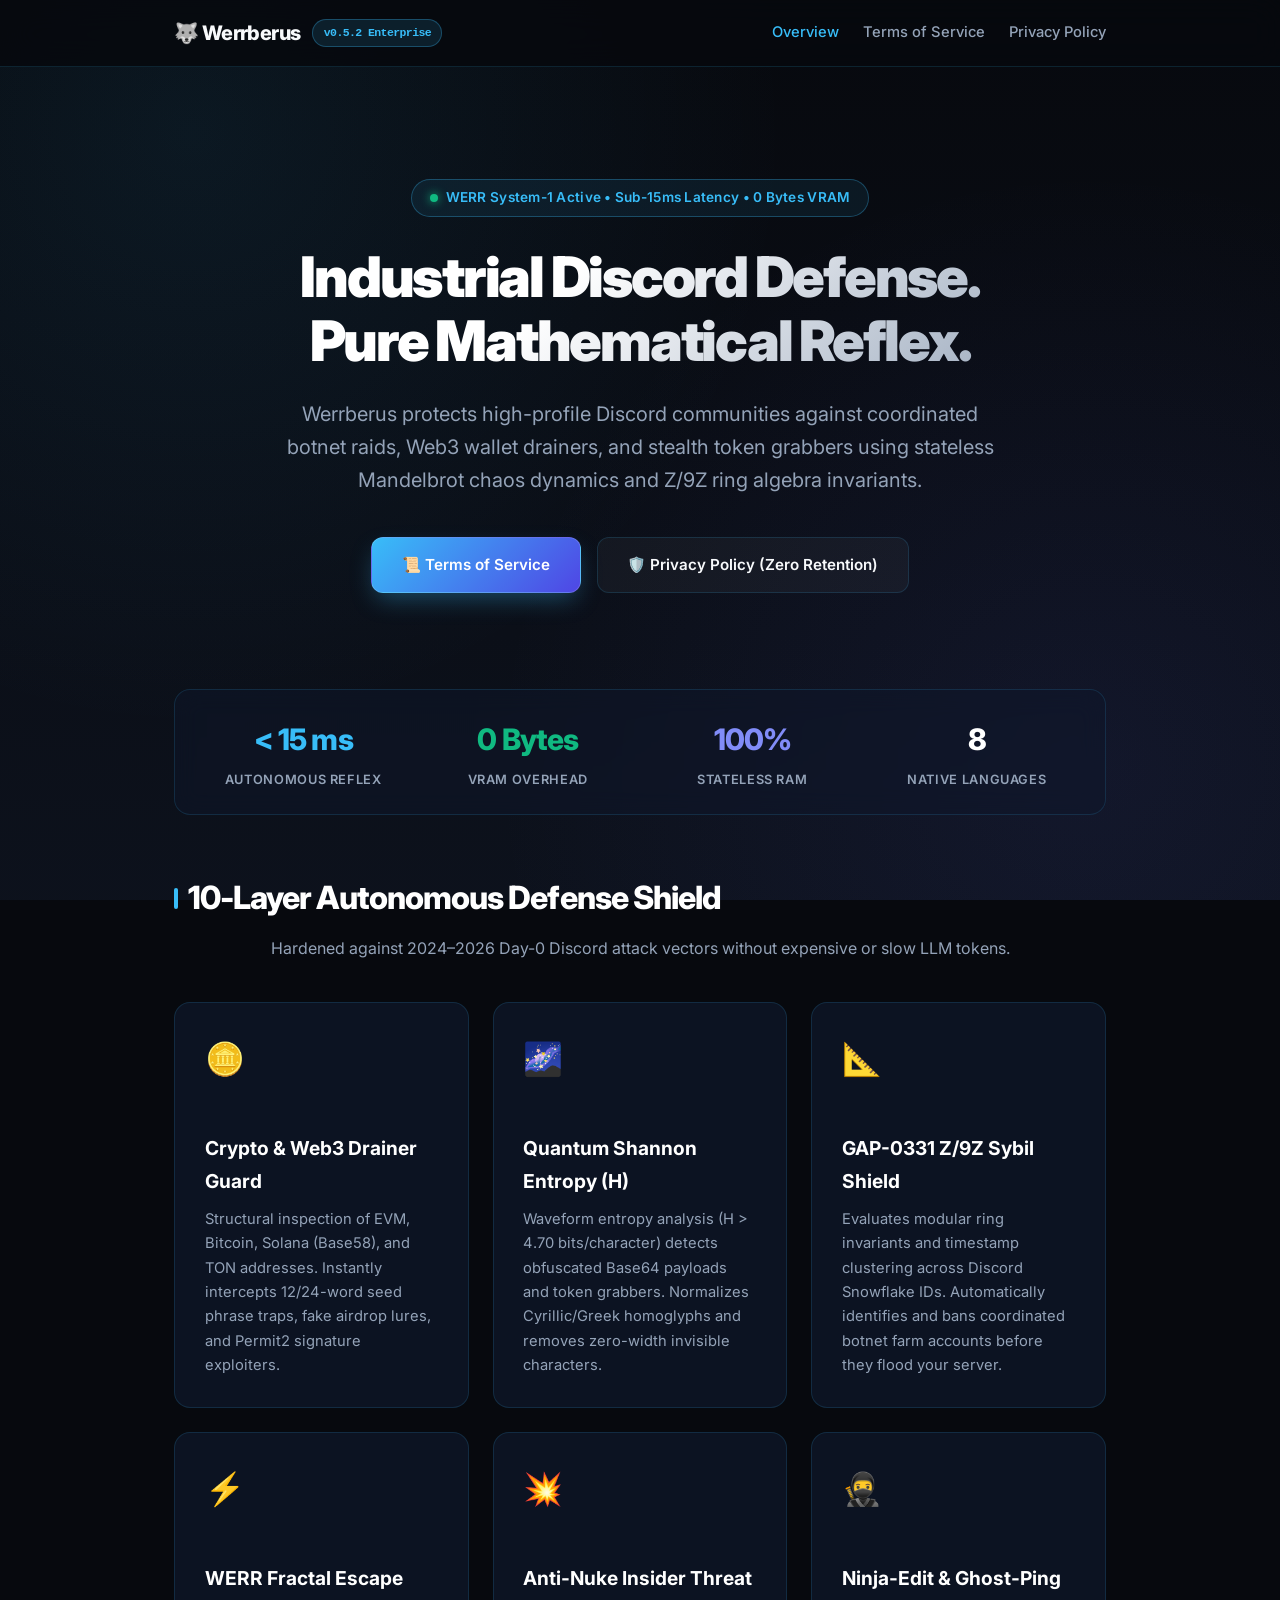
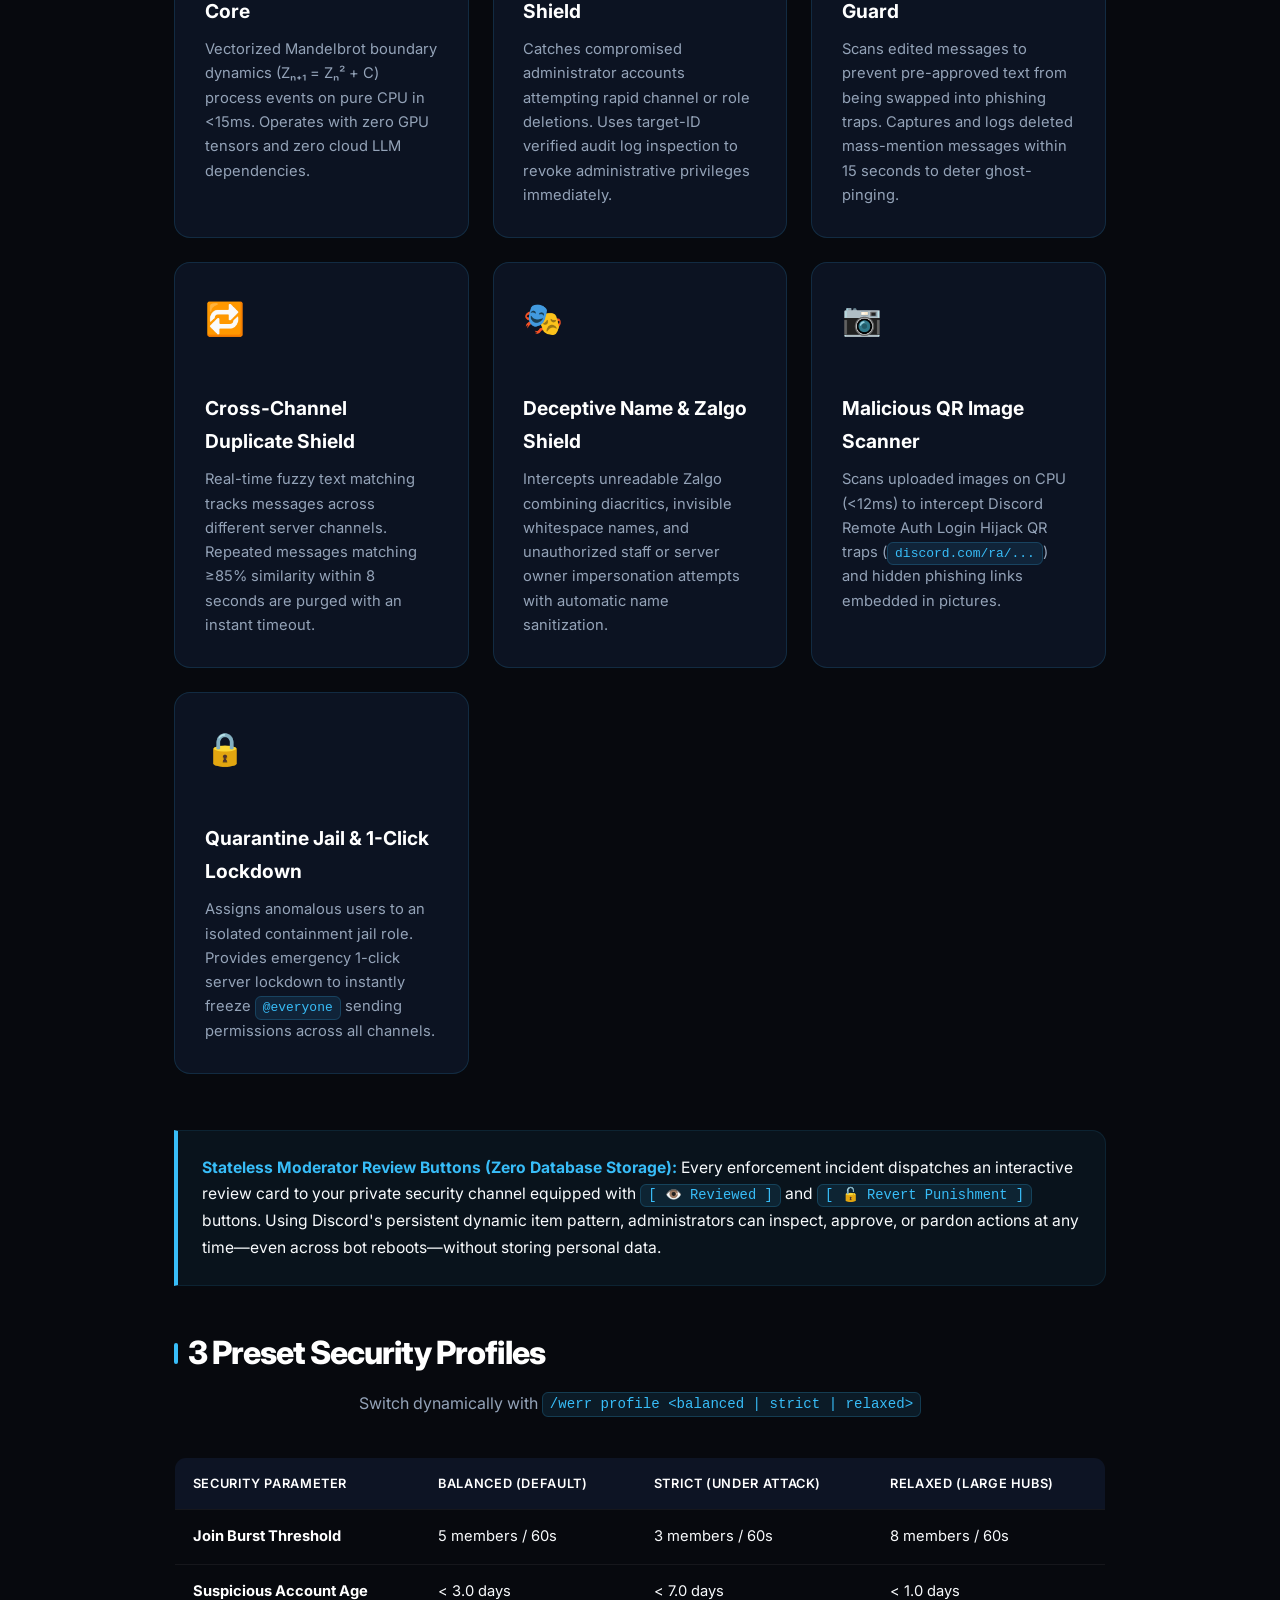
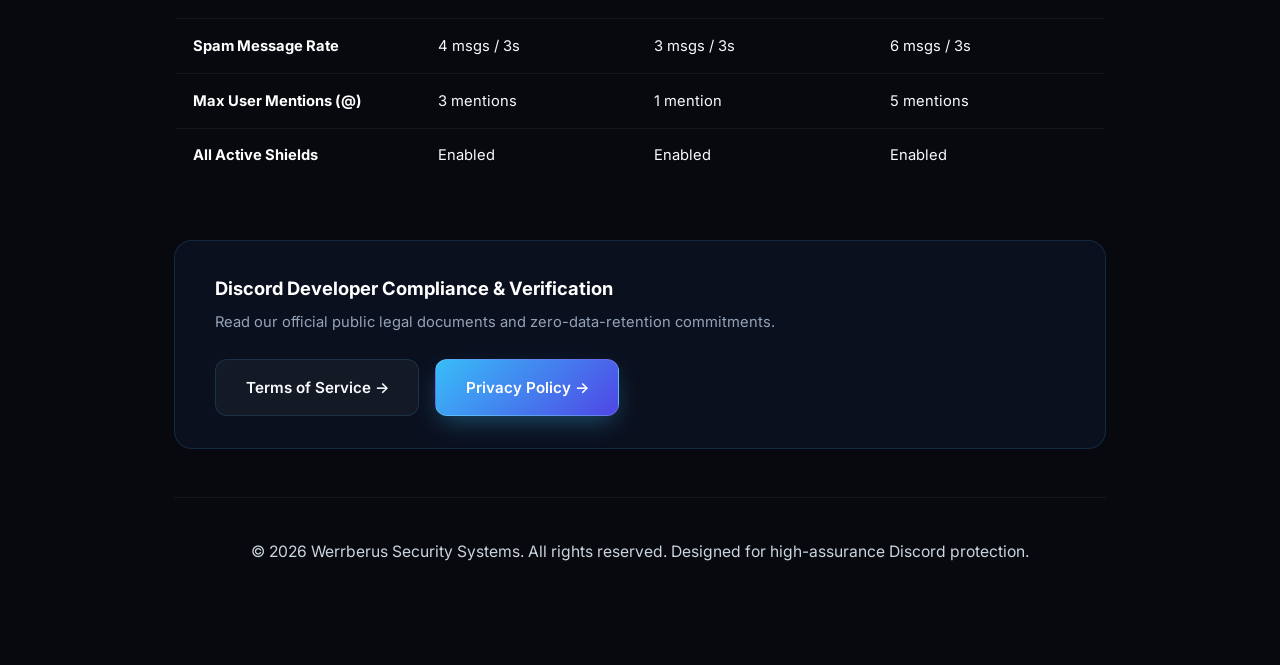
<file: index.html>
<!DOCTYPE html>
<html lang="en">
<head>
  <meta charset="UTF-8">
  <meta name="viewport" content="width=device-width, initial-scale=1.0">
  <title>Werrberus — Zero-Memory Fractal Anti-Raid & Security Shield</title>
  <meta name="description" content="Industrial-grade Discord anti-raid and security shield powered by Mandelbrot fractal escape dynamics, GAP-0331 Z/9Z modular algebra, and Shannon entropy. Sub-15ms latency, 0 Bytes VRAM.">
  <link rel="preconnect" href="https://fonts.googleapis.com">
  <link rel="preconnect" href="https://fonts.gstatic.com" crossorigin>
  <link href="https://fonts.googleapis.com/css2?family=Inter:wght@400;500;600;700;800;900&display=swap" rel="stylesheet">
  <link rel="stylesheet" href="style.css">
</head>
<body>

  <!-- Navigation Header -->
  <header>
    <div class="nav-container">
      <a href="index.html" class="brand">
        <span>🐺 Werrberus</span>
        <span class="brand-badge">v0.5.2 Enterprise</span>
      </a>
      <nav class="nav-links">
        <a href="index.html" class="active">Overview</a>
        <a href="terms.html">Terms of Service</a>
        <a href="privacy.html">Privacy Policy</a>
      </nav>
    </div>
  </header>

  <!-- Main Content Container -->
  <main class="container">
    
    <!-- Hero Section -->
    <section class="hero">
      <div class="hero-badge">
        <span class="status-dot"></span>
        <span>WERR System-1 Active • Sub-15ms Latency • 0 Bytes VRAM</span>
      </div>
      <h1>Industrial Discord Defense.<br>Pure Mathematical Reflex.</h1>
      <p>
        Werrberus protects high-profile Discord communities against coordinated botnet raids, Web3 wallet drainers, and stealth token grabbers using stateless Mandelbrot chaos dynamics and Z/9Z ring algebra invariants.
      </p>
      
      <div class="cta-group">
        <a href="terms.html" class="btn btn-primary">📜 Terms of Service</a>
        <a href="privacy.html" class="btn btn-secondary">🛡️ Privacy Policy (Zero Retention)</a>
      </div>
    </section>

    <!-- Real-Time Metrics Strip -->
    <section class="stats-strip">
      <div class="stat-item">
        <div class="stat-value cyan">&lt; 15 ms</div>
        <div class="stat-label">Autonomous Reflex</div>
      </div>
      <div class="stat-item">
        <div class="stat-value emerald">0 Bytes</div>
        <div class="stat-label">VRAM Overhead</div>
      </div>
      <div class="stat-item">
        <div class="stat-value purple">100%</div>
        <div class="stat-label">Stateless RAM</div>
      </div>
      <div class="stat-item">
        <div class="stat-value">8</div>
        <div class="stat-label">Native Languages</div>
      </div>
    </section>

    <!-- Multi-Layered Defense Grid -->
    <div class="section-title">
      <h2>10-Layer Autonomous Defense Shield</h2>
      <p>Hardened against 2024–2026 Day-0 Discord attack vectors without expensive or slow LLM tokens.</p>
    </div>

    <section class="features-grid">
      <!-- 1. Crypto & Web3 Drainer Guard -->
      <div class="feature-card">
        <div class="feature-icon">🪙</div>
        <h3>Crypto & Web3 Drainer Guard</h3>
        <p>Structural inspection of EVM, Bitcoin, Solana (Base58), and TON addresses. Instantly intercepts 12/24-word seed phrase traps, fake airdrop lures, and Permit2 signature exploiters.</p>
      </div>

      <!-- 2. Quantum / Shannon Entropy -->
      <div class="feature-card">
        <div class="feature-icon">🌌</div>
        <h3>Quantum Shannon Entropy (H)</h3>
        <p>Waveform entropy analysis (H &gt; 4.70 bits/character) detects obfuscated Base64 payloads and token grabbers. Normalizes Cyrillic/Greek homoglyphs and removes zero-width invisible characters.</p>
      </div>

      <!-- 3. GAP-0331 Z/9Z Sybil Analysis -->
      <div class="feature-card">
        <div class="feature-icon">📐</div>
        <h3>GAP-0331 Z/9Z Sybil Shield</h3>
        <p>Evaluates modular ring invariants and timestamp clustering across Discord Snowflake IDs. Automatically identifies and bans coordinated botnet farm accounts before they flood your server.</p>
      </div>

      <!-- 4. Zero VRAM Fractal Engine -->
      <div class="feature-card">
        <div class="feature-icon">⚡</div>
        <h3>WERR Fractal Escape Core</h3>
        <p>Vectorized Mandelbrot boundary dynamics (Zₙ₊₁ = Zₙ² + C) process events on pure CPU in &lt;15ms. Operates with zero GPU tensors and zero cloud LLM dependencies.</p>
      </div>

      <!-- 5. Anti-Nuke rogue admin guard -->
      <div class="feature-card">
        <div class="feature-icon">💥</div>
        <h3>Anti-Nuke Insider Threat Shield</h3>
        <p>Catches compromised administrator accounts attempting rapid channel or role deletions. Uses target-ID verified audit log inspection to revoke administrative privileges immediately.</p>
      </div>

      <!-- 6. Ninja-Edit & Ghost-Ping Shield -->
      <div class="feature-card">
        <div class="feature-icon">🥷</div>
        <h3>Ninja-Edit & Ghost-Ping Guard</h3>
        <p>Scans edited messages to prevent pre-approved text from being swapped into phishing traps. Captures and logs deleted mass-mention messages within 15 seconds to deter ghost-pinging.</p>
      </div>

      <!-- 7. Cross-Channel Duplicate Spam -->
      <div class="feature-card">
        <div class="feature-icon">🔁</div>
        <h3>Cross-Channel Duplicate Shield</h3>
        <p>Real-time fuzzy text matching tracks messages across different server channels. Repeated messages matching &ge;85% similarity within 8 seconds are purged with an instant timeout.</p>
      </div>

      <!-- 8. Deceptive Impersonation & Name Shield -->
      <div class="feature-card">
        <div class="feature-icon">🎭</div>
        <h3>Deceptive Name & Zalgo Shield</h3>
        <p>Intercepts unreadable Zalgo combining diacritics, invisible whitespace names, and unauthorized staff or server owner impersonation attempts with automatic name sanitization.</p>
      </div>

      <!-- 9. Malicious QR Scanner -->
      <div class="feature-card">
        <div class="feature-icon">📷</div>
        <h3>Malicious QR Image Scanner</h3>
        <p>Scans uploaded images on CPU (&lt;12ms) to intercept Discord Remote Auth Login Hijack QR traps (<code>discord.com/ra/...</code>) and hidden phishing links embedded in pictures.</p>
      </div>

      <!-- 10. 1-Click Lockdown & Quarantine Jail -->
      <div class="feature-card">
        <div class="feature-icon">🔒</div>
        <h3>Quarantine Jail & 1-Click Lockdown</h3>
        <p>Assigns anomalous users to an isolated containment jail role. Provides emergency 1-click server lockdown to instantly freeze <code>@everyone</code> sending permissions across all channels.</p>
      </div>
    </section>

    <!-- Database-Free Review System Highlight -->
    <div class="highlight-box">
      <strong>Stateless Moderator Review Buttons (Zero Database Storage):</strong> Every enforcement incident dispatches an interactive review card to your private security channel equipped with <code>[ 👁️ Reviewed ]</code> and <code>[ 🔓 Revert Punishment ]</code> buttons. Using Discord's persistent dynamic item pattern, administrators can inspect, approve, or pardon actions at any time—even across bot reboots—without storing personal data.
    </div>

    <!-- Security Profiles Comparison -->
    <div class="section-title">
      <h2>3 Preset Security Profiles</h2>
      <p>Switch dynamically with <code>/werr profile &lt;balanced | strict | relaxed&gt;</code></p>
    </div>

    <table>
      <thead>
        <tr>
          <th>Security Parameter</th>
          <th>Balanced (Default)</th>
          <th>Strict (Under Attack)</th>
          <th>Relaxed (Large Hubs)</th>
        </tr>
      </thead>
      <tbody>
        <tr>
          <td><strong>Join Burst Threshold</strong></td>
          <td>5 members / 60s</td>
          <td>3 members / 60s</td>
          <td>8 members / 60s</td>
        </tr>
        <tr>
          <td><strong>Suspicious Account Age</strong></td>
          <td>&lt; 3.0 days</td>
          <td>&lt; 7.0 days</td>
          <td>&lt; 1.0 days</td>
        </tr>
        <tr>
          <td><strong>Spam Message Rate</strong></td>
          <td>4 msgs / 3s</td>
          <td>3 msgs / 3s</td>
          <td>6 msgs / 3s</td>
        </tr>
        <tr>
          <td><strong>Max User Mentions (@)</strong></td>
          <td>3 mentions</td>
          <td>1 mention</td>
          <td>5 mentions</td>
        </tr>
        <tr>
          <td><strong>All Active Shields</strong></td>
          <td>Enabled</td>
          <td>Enabled</td>
          <td>Enabled</td>
        </tr>
      </tbody>
    </table>

    <!-- Legal Compliance Navigation Box -->
    <div class="legal-nav-box">
      <div>
        <h4 style="color: #fff; margin-bottom: 0.35rem; font-size: 1.15rem;">Discord Developer Compliance & Verification</h4>
        <p style="color: var(--text-muted); font-size: 0.92rem; margin: 0;">
          Read our official public legal documents and zero-data-retention commitments.
        </p>
      </div>
      <div style="display: flex; gap: 1rem;">
        <a href="terms.html" class="btn btn-secondary">Terms of Service →</a>
        <a href="privacy.html" class="btn btn-primary">Privacy Policy →</a>
      </div>
    </div>

    <!-- Footer -->
    <footer class="footer">
      <p>© 2026 Werrberus Security Systems. All rights reserved. Designed for high-assurance Discord protection.</p>
    </footer>

  </main>

</body>
</html>
</file>
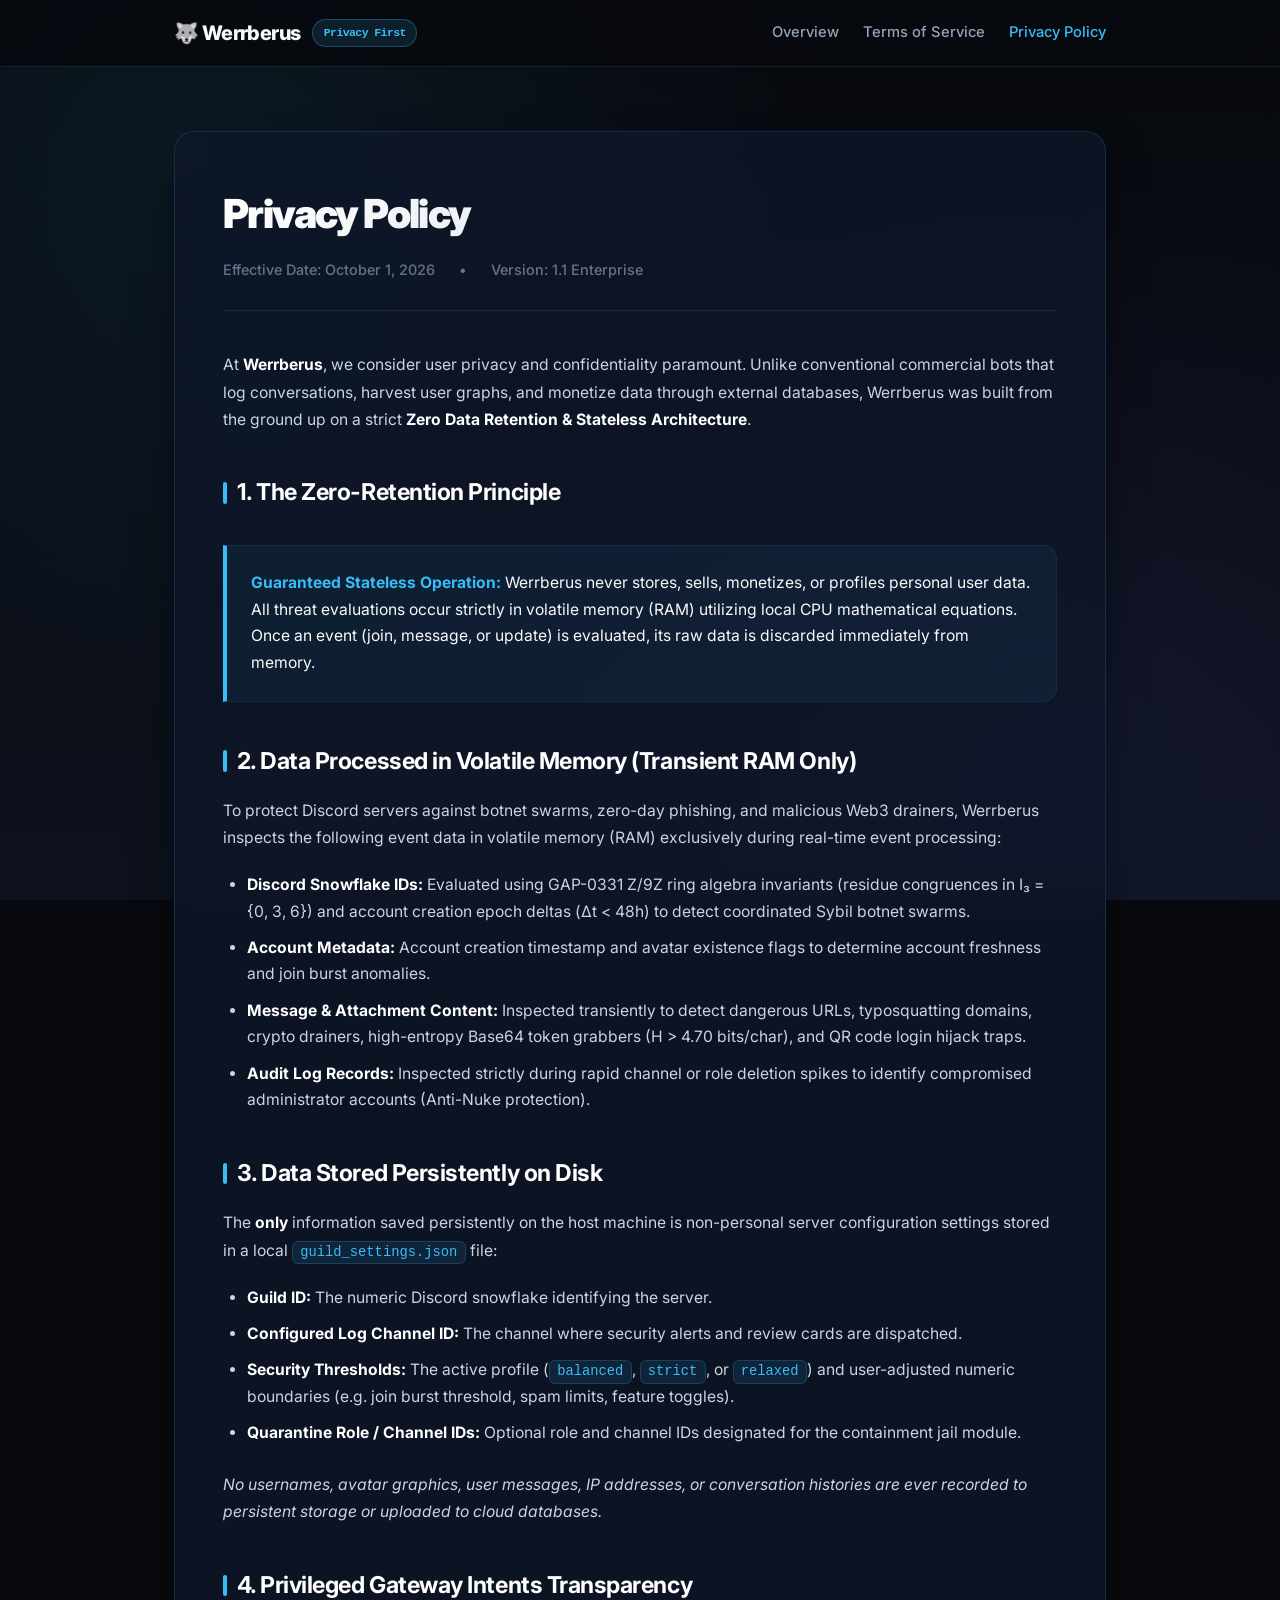
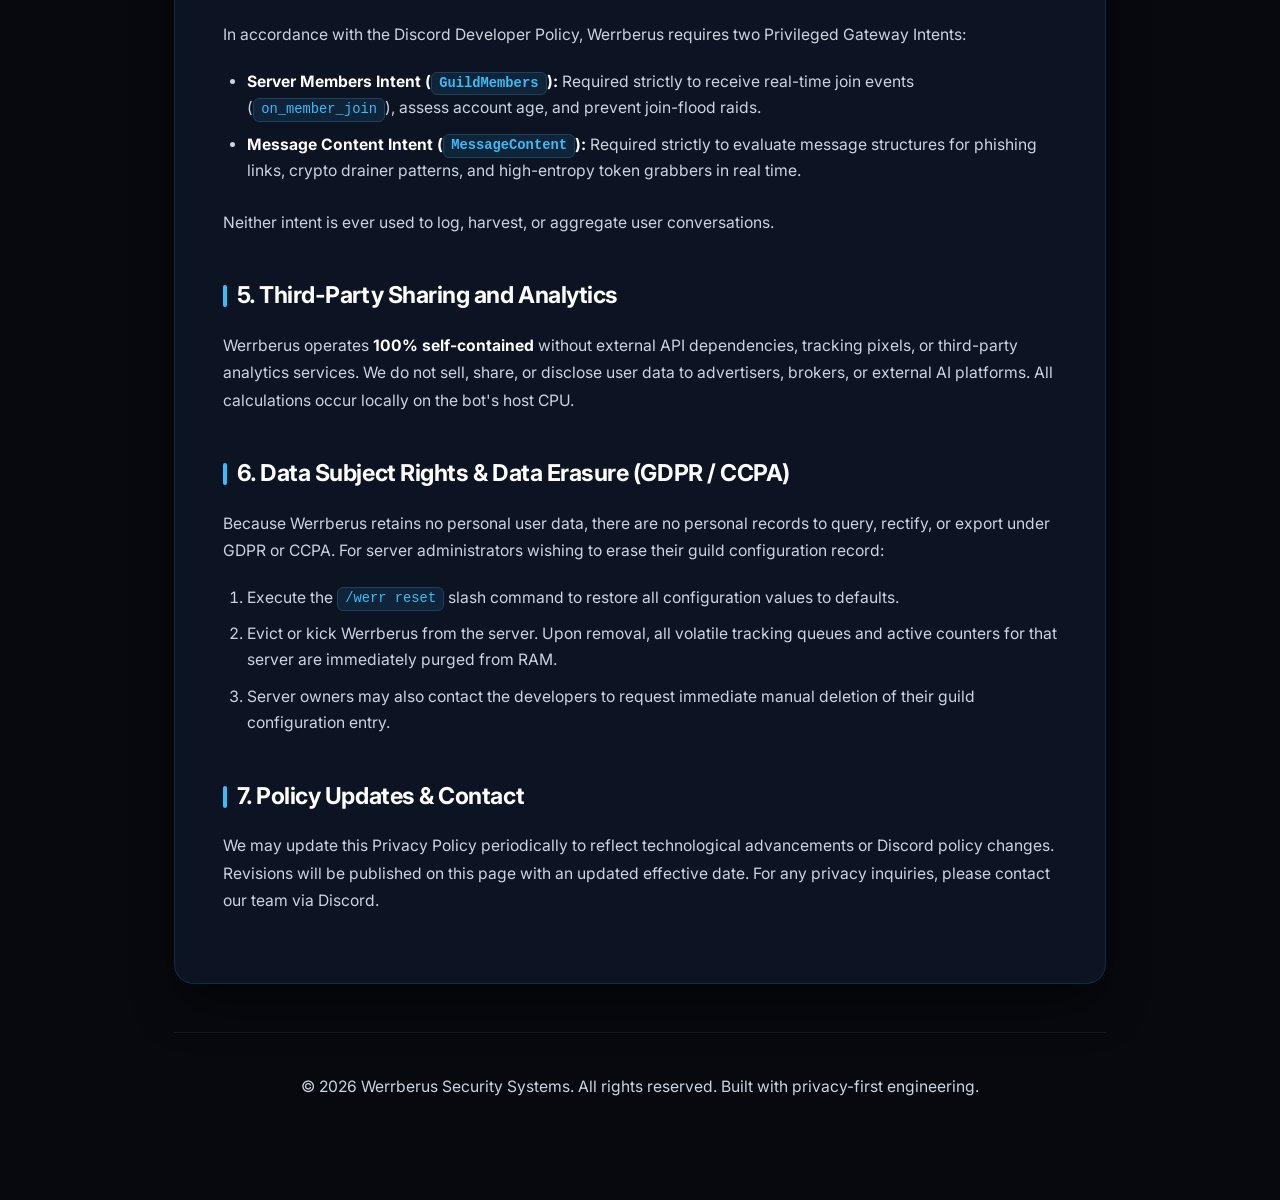
<file: privacy.html>
<!DOCTYPE html>
<html lang="en">
<head>
  <meta charset="UTF-8">
  <meta name="viewport" content="width=device-width, initial-scale=1.0">
  <title>Privacy Policy — Werrberus Discord Security</title>
  <meta name="description" content="Official Zero-Data-Retention Privacy Policy for the Werrberus Discord Anti-Raid and Security Shield bot.">
  <link rel="preconnect" href="https://fonts.googleapis.com">
  <link rel="preconnect" href="https://fonts.gstatic.com" crossorigin>
  <link href="https://fonts.googleapis.com/css2?family=Inter:wght@400;500;600;700;800&display=swap" rel="stylesheet">
  <link rel="stylesheet" href="style.css">
</head>
<body>

  <!-- Header -->
  <header>
    <div class="nav-container">
      <a href="index.html" class="brand">
        <span>🐺 Werrberus</span>
        <span class="brand-badge">Privacy First</span>
      </a>
      <nav class="nav-links">
        <a href="index.html">Overview</a>
        <a href="terms.html">Terms of Service</a>
        <a href="privacy.html" class="active">Privacy Policy</a>
      </nav>
    </div>
  </header>

  <!-- Main Privacy Document -->
  <main class="container">
    <div class="legal-card">
      <div class="legal-header">
        <h1>Privacy Policy</h1>
        <div class="meta-info">
          <span>Effective Date: October 1, 2026</span>
          <span>•</span>
          <span>Version: 1.1 Enterprise</span>
        </div>
      </div>

      <p>
        At <strong>Werrberus</strong>, we consider user privacy and confidentiality paramount. Unlike conventional commercial bots that log conversations, harvest user graphs, and monetize data through external databases, Werrberus was built from the ground up on a strict <strong>Zero Data Retention & Stateless Architecture</strong>.
      </p>

      <h2>1. The Zero-Retention Principle</h2>
      <div class="highlight-box">
        <strong>Guaranteed Stateless Operation:</strong> Werrberus never stores, sells, monetizes, or profiles personal user data. All threat evaluations occur strictly in volatile memory (RAM) utilizing local CPU mathematical equations. Once an event (join, message, or update) is evaluated, its raw data is discarded immediately from memory.
      </div>

      <h2>2. Data Processed in Volatile Memory (Transient RAM Only)</h2>
      <p>
        To protect Discord servers against botnet swarms, zero-day phishing, and malicious Web3 drainers, Werrberus inspects the following event data in volatile memory (RAM) exclusively during real-time event processing:
      </p>
      <ul>
        <li>
          <strong>Discord Snowflake IDs:</strong> Evaluated using GAP-0331 Z/9Z ring algebra invariants (residue congruences in I₃ = {0, 3, 6}) and account creation epoch deltas (Δt &lt; 48h) to detect coordinated Sybil botnet swarms.
        </li>
        <li>
          <strong>Account Metadata:</strong> Account creation timestamp and avatar existence flags to determine account freshness and join burst anomalies.
        </li>
        <li>
          <strong>Message & Attachment Content:</strong> Inspected transiently to detect dangerous URLs, typosquatting domains, crypto drainers, high-entropy Base64 token grabbers (H &gt; 4.70 bits/char), and QR code login hijack traps.
        </li>
        <li>
          <strong>Audit Log Records:</strong> Inspected strictly during rapid channel or role deletion spikes to identify compromised administrator accounts (Anti-Nuke protection).
        </li>
      </ul>

      <h2>3. Data Stored Persistently on Disk</h2>
      <p>
        The <strong>only</strong> information saved persistently on the host machine is non-personal server configuration settings stored in a local <code>guild_settings.json</code> file:
      </p>
      <ul>
        <li><strong>Guild ID:</strong> The numeric Discord snowflake identifying the server.</li>
        <li><strong>Configured Log Channel ID:</strong> The channel where security alerts and review cards are dispatched.</li>
        <li><strong>Security Thresholds:</strong> The active profile (<code>balanced</code>, <code>strict</code>, or <code>relaxed</code>) and user-adjusted numeric boundaries (e.g. join burst threshold, spam limits, feature toggles).</li>
        <li><strong>Quarantine Role / Channel IDs:</strong> Optional role and channel IDs designated for the containment jail module.</li>
      </ul>
      <p>
        <em>No usernames, avatar graphics, user messages, IP addresses, or conversation histories are ever recorded to persistent storage or uploaded to cloud databases.</em>
      </p>

      <h2>4. Privileged Gateway Intents Transparency</h2>
      <p>
        In accordance with the Discord Developer Policy, Werrberus requires two Privileged Gateway Intents:
      </p>
      <ul>
        <li>
          <strong>Server Members Intent (<code>GuildMembers</code>):</strong> Required strictly to receive real-time join events (<code>on_member_join</code>), assess account age, and prevent join-flood raids.
        </li>
        <li>
          <strong>Message Content Intent (<code>MessageContent</code>):</strong> Required strictly to evaluate message structures for phishing links, crypto drainer patterns, and high-entropy token grabbers in real time.
        </li>
      </ul>
      <p>
        Neither intent is ever used to log, harvest, or aggregate user conversations.
      </p>

      <h2>5. Third-Party Sharing and Analytics</h2>
      <p>
        Werrberus operates <strong>100% self-contained</strong> without external API dependencies, tracking pixels, or third-party analytics services. We do not sell, share, or disclose user data to advertisers, brokers, or external AI platforms. All calculations occur locally on the bot's host CPU.
      </p>

      <h2>6. Data Subject Rights & Data Erasure (GDPR / CCPA)</h2>
      <p>
        Because Werrberus retains no personal user data, there are no personal records to query, rectify, or export under GDPR or CCPA. For server administrators wishing to erase their guild configuration record:
      </p>
      <ol>
        <li>Execute the <code>/werr reset</code> slash command to restore all configuration values to defaults.</li>
        <li>Evict or kick Werrberus from the server. Upon removal, all volatile tracking queues and active counters for that server are immediately purged from RAM.</li>
        <li>Server owners may also contact the developers to request immediate manual deletion of their guild configuration entry.</li>
      </ol>

      <h2>7. Policy Updates & Contact</h2>
      <p>
        We may update this Privacy Policy periodically to reflect technological advancements or Discord policy changes. Revisions will be published on this page with an updated effective date. For any privacy inquiries, please contact our team via Discord.
      </p>
    </div>

    <!-- Footer -->
    <footer class="footer">
      <p>© 2026 Werrberus Security Systems. All rights reserved. Built with privacy-first engineering.</p>
    </footer>
  </main>

</body>
</html>
</file>
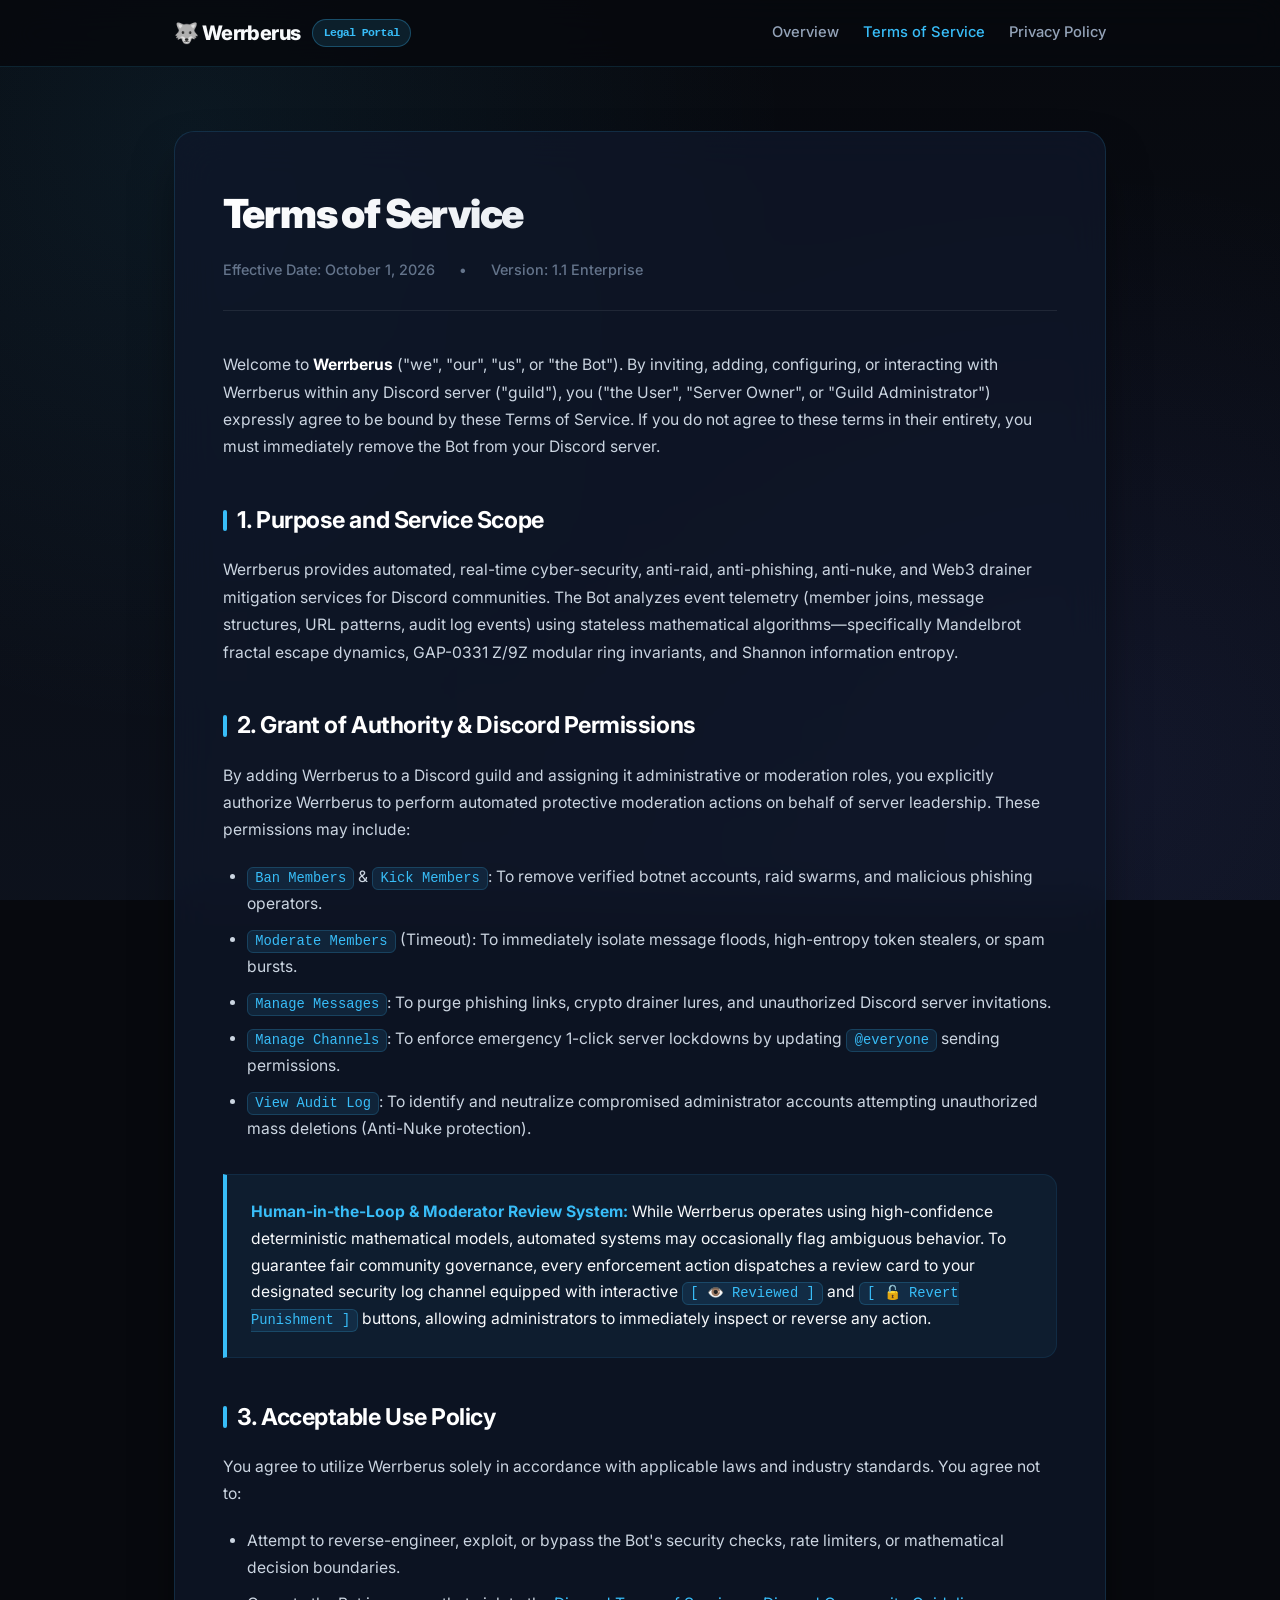
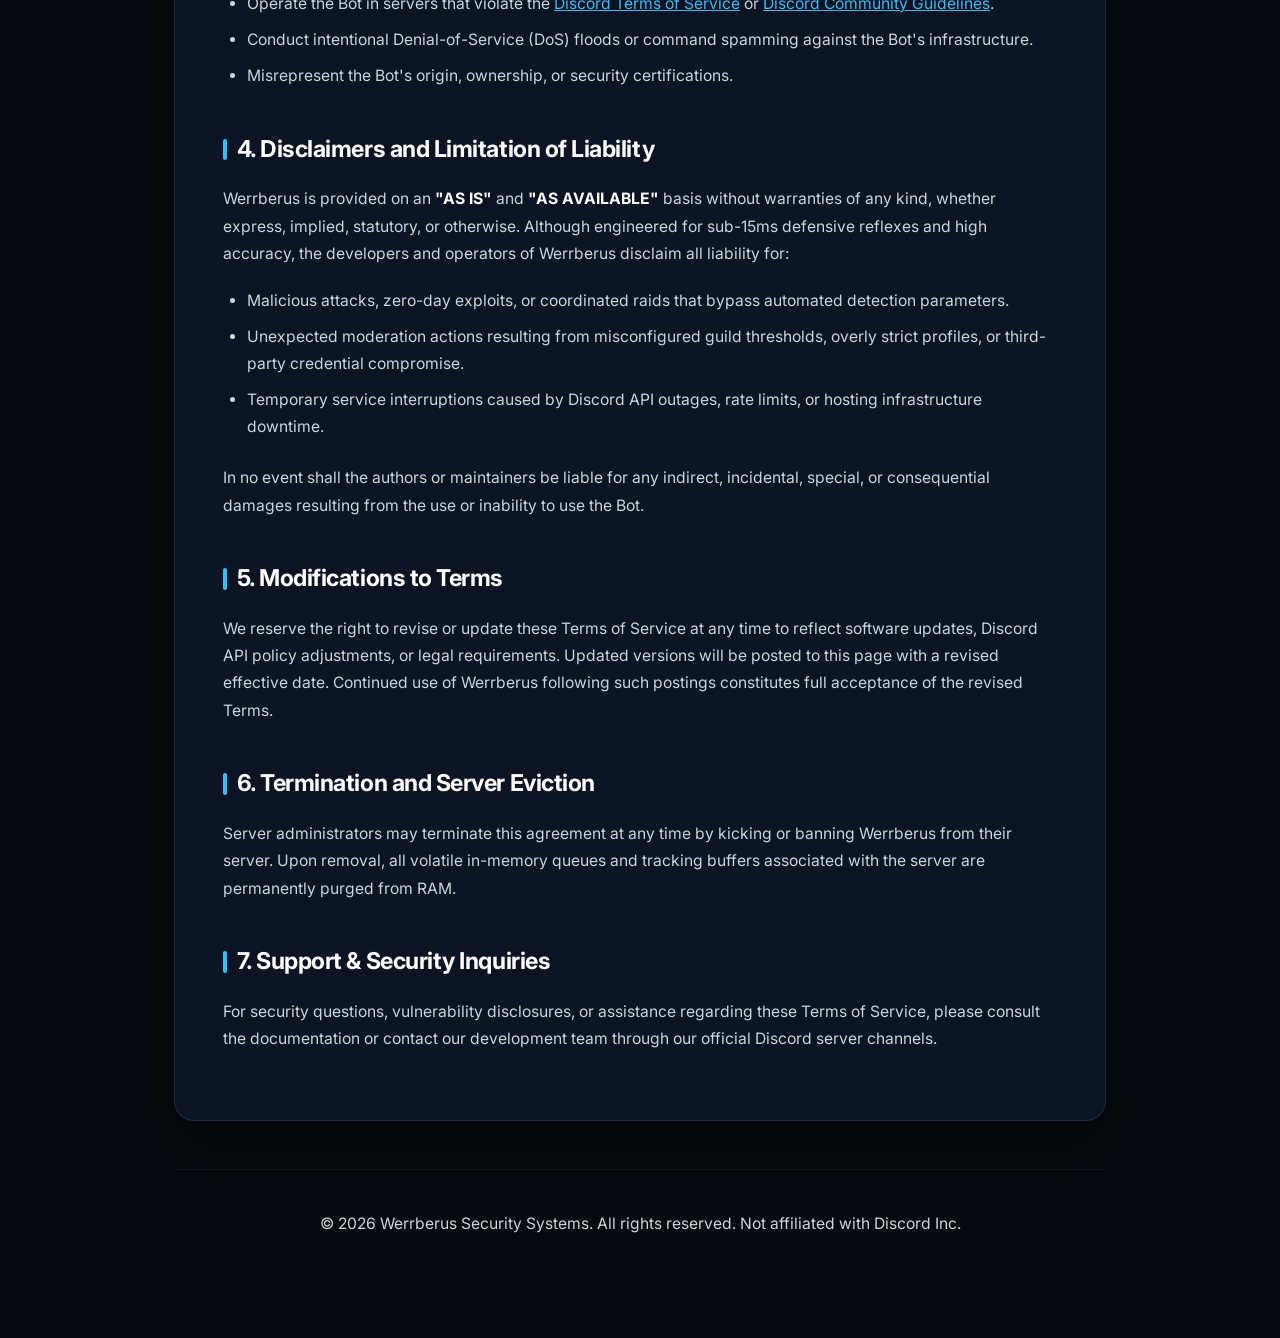
<file: terms.html>
<!DOCTYPE html>
<html lang="en">
<head>
  <meta charset="UTF-8">
  <meta name="viewport" content="width=device-width, initial-scale=1.0">
  <title>Terms of Service — Werrberus Discord Security</title>
  <meta name="description" content="Official Terms of Service for the Werrberus Discord Anti-Raid and Security Shield bot.">
  <link rel="preconnect" href="https://fonts.googleapis.com">
  <link rel="preconnect" href="https://fonts.gstatic.com" crossorigin>
  <link href="https://fonts.googleapis.com/css2?family=Inter:wght@400;500;600;700;800&display=swap" rel="stylesheet">
  <link rel="stylesheet" href="style.css">
</head>
<body>

  <!-- Header -->
  <header>
    <div class="nav-container">
      <a href="index.html" class="brand">
        <span>🐺 Werrberus</span>
        <span class="brand-badge">Legal Portal</span>
      </a>
      <nav class="nav-links">
        <a href="index.html">Overview</a>
        <a href="terms.html" class="active">Terms of Service</a>
        <a href="privacy.html">Privacy Policy</a>
      </nav>
    </div>
  </header>

  <!-- Main Legal Document -->
  <main class="container">
    <div class="legal-card">
      <div class="legal-header">
        <h1>Terms of Service</h1>
        <div class="meta-info">
          <span>Effective Date: October 1, 2026</span>
          <span>•</span>
          <span>Version: 1.1 Enterprise</span>
        </div>
      </div>

      <p>
        Welcome to <strong>Werrberus</strong> ("we", "our", "us", or "the Bot"). By inviting, adding, configuring, or interacting with Werrberus within any Discord server ("guild"), you ("the User", "Server Owner", or "Guild Administrator") expressly agree to be bound by these Terms of Service. If you do not agree to these terms in their entirety, you must immediately remove the Bot from your Discord server.
      </p>

      <h2>1. Purpose and Service Scope</h2>
      <p>
        Werrberus provides automated, real-time cyber-security, anti-raid, anti-phishing, anti-nuke, and Web3 drainer mitigation services for Discord communities. The Bot analyzes event telemetry (member joins, message structures, URL patterns, audit log events) using stateless mathematical algorithms—specifically Mandelbrot fractal escape dynamics, GAP-0331 Z/9Z modular ring invariants, and Shannon information entropy.
      </p>

      <h2>2. Grant of Authority & Discord Permissions</h2>
      <p>
        By adding Werrberus to a Discord guild and assigning it administrative or moderation roles, you explicitly authorize Werrberus to perform automated protective moderation actions on behalf of server leadership. These permissions may include:
      </p>
      <ul>
        <li><code>Ban Members</code> & <code>Kick Members</code>: To remove verified botnet accounts, raid swarms, and malicious phishing operators.</li>
        <li><code>Moderate Members</code> (Timeout): To immediately isolate message floods, high-entropy token stealers, or spam bursts.</li>
        <li><code>Manage Messages</code>: To purge phishing links, crypto drainer lures, and unauthorized Discord server invitations.</li>
        <li><code>Manage Channels</code>: To enforce emergency 1-click server lockdowns by updating <code>@everyone</code> sending permissions.</li>
        <li><code>View Audit Log</code>: To identify and neutralize compromised administrator accounts attempting unauthorized mass deletions (Anti-Nuke protection).</li>
      </ul>

      <div class="highlight-box">
        <strong>Human-in-the-Loop & Moderator Review System:</strong> While Werrberus operates using high-confidence deterministic mathematical models, automated systems may occasionally flag ambiguous behavior. To guarantee fair community governance, every enforcement action dispatches a review card to your designated security log channel equipped with interactive <code>[ 👁️ Reviewed ]</code> and <code>[ 🔓 Revert Punishment ]</code> buttons, allowing administrators to immediately inspect or reverse any action.
      </div>

      <h2>3. Acceptable Use Policy</h2>
      <p>You agree to utilize Werrberus solely in accordance with applicable laws and industry standards. You agree not to:</p>
      <ul>
        <li>Attempt to reverse-engineer, exploit, or bypass the Bot's security checks, rate limiters, or mathematical decision boundaries.</li>
        <li>Operate the Bot in servers that violate the <a href="https://discord.com/terms" target="_blank" style="color: var(--accent-cyan);">Discord Terms of Service</a> or <a href="https://discord.com/guidelines" target="_blank" style="color: var(--accent-cyan);">Discord Community Guidelines</a>.</li>
        <li>Conduct intentional Denial-of-Service (DoS) floods or command spamming against the Bot's infrastructure.</li>
        <li>Misrepresent the Bot's origin, ownership, or security certifications.</li>
      </ul>

      <h2>4. Disclaimers and Limitation of Liability</h2>
      <p>
        Werrberus is provided on an <strong>"AS IS"</strong> and <strong>"AS AVAILABLE"</strong> basis without warranties of any kind, whether express, implied, statutory, or otherwise. Although engineered for sub-15ms defensive reflexes and high accuracy, the developers and operators of Werrberus disclaim all liability for:
      </p>
      <ul>
        <li>Malicious attacks, zero-day exploits, or coordinated raids that bypass automated detection parameters.</li>
        <li>Unexpected moderation actions resulting from misconfigured guild thresholds, overly strict profiles, or third-party credential compromise.</li>
        <li>Temporary service interruptions caused by Discord API outages, rate limits, or hosting infrastructure downtime.</li>
      </ul>
      <p>
        In no event shall the authors or maintainers be liable for any indirect, incidental, special, or consequential damages resulting from the use or inability to use the Bot.
      </p>

      <h2>5. Modifications to Terms</h2>
      <p>
        We reserve the right to revise or update these Terms of Service at any time to reflect software updates, Discord API policy adjustments, or legal requirements. Updated versions will be posted to this page with a revised effective date. Continued use of Werrberus following such postings constitutes full acceptance of the revised Terms.
      </p>

      <h2>6. Termination and Server Eviction</h2>
      <p>
        Server administrators may terminate this agreement at any time by kicking or banning Werrberus from their server. Upon removal, all volatile in-memory queues and tracking buffers associated with the server are permanently purged from RAM.
      </p>

      <h2>7. Support & Security Inquiries</h2>
      <p>
        For security questions, vulnerability disclosures, or assistance regarding these Terms of Service, please consult the documentation or contact our development team through our official Discord server channels.
      </p>
    </div>

    <!-- Footer -->
    <footer class="footer">
      <p>© 2026 Werrberus Security Systems. All rights reserved. Not affiliated with Discord Inc.</p>
    </footer>
  </main>

</body>
</html>
</file>
<file: style.css>
:root {
  --bg-primary: #07090e;
  --bg-surface: #0d121d;
  --bg-card: rgba(15, 23, 42, 0.75);
  --bg-card-hover: rgba(22, 33, 58, 0.85);
  --border-color: rgba(56, 189, 248, 0.15);
  --border-hover: rgba(56, 189, 248, 0.4);
  --text-main: #f8fafc;
  --text-muted: #94a3b8;
  --text-dim: #64748b;
  --accent-cyan: #38bdf8;
  --accent-blue: #3b82f6;
  --accent-purple: #818cf8;
  --accent-emerald: #10b981;
  --accent-rose: #f43f5e;
  --glow-cyan: rgba(56, 189, 248, 0.2);
  --glow-purple: rgba(129, 140, 248, 0.2);
}

* {
  margin: 0;
  padding: 0;
  box-sizing: border-box;
}

body {
  font-family: 'Inter', -apple-system, BlinkMacSystemFont, "Segoe UI", Roboto, sans-serif;
  background-color: var(--bg-primary);
  color: var(--text-main);
  line-height: 1.7;
  min-height: 100vh;
  display: flex;
  flex-direction: column;
  background-image: 
    radial-gradient(circle at 15% 15%, rgba(56, 189, 248, 0.08) 0%, transparent 45%),
    radial-gradient(circle at 85% 85%, rgba(99, 102, 241, 0.08) 0%, transparent 45%),
    linear-gradient(180deg, rgba(7, 9, 14, 0.95) 0%, rgba(13, 18, 29, 0.95) 100%);
  background-attachment: fixed;
  -webkit-font-smoothing: antialiased;
}

.container {
  max-width: 980px;
  margin: 0 auto;
  padding: 2.5rem 1.5rem;
  width: 100%;
  flex: 1;
}

/* Header & Navigation */
header {
  border-bottom: 1px solid var(--border-color);
  background: rgba(7, 9, 14, 0.85);
  backdrop-filter: blur(16px);
  position: sticky;
  top: 0;
  z-index: 100;
}

.nav-container {
  max-width: 980px;
  margin: 0 auto;
  padding: 1rem 1.5rem;
  display: flex;
  justify-content: space-between;
  align-items: center;
}

.brand {
  display: flex;
  align-items: center;
  gap: 0.75rem;
  text-decoration: none;
  color: var(--text-main);
  font-weight: 800;
  font-size: 1.25rem;
  letter-spacing: -0.03em;
}

.brand-badge {
  font-size: 0.72rem;
  padding: 0.2rem 0.65rem;
  border-radius: 9999px;
  background: rgba(56, 189, 248, 0.12);
  color: var(--accent-cyan);
  border: 1px solid rgba(56, 189, 248, 0.3);
  font-family: ui-monospace, SFMono-Regular, Menlo, Monaco, Consolas, monospace;
  font-weight: 600;
}

.nav-links {
  display: flex;
  gap: 1.5rem;
  align-items: center;
}

.nav-links a {
  color: var(--text-muted);
  text-decoration: none;
  font-size: 0.92rem;
  font-weight: 500;
  transition: all 0.2s ease;
}

.nav-links a:hover, 
.nav-links a.active {
  color: var(--accent-cyan);
}

/* Hero Section */
.hero {
  text-align: center;
  padding: 4.5rem 1rem 3.5rem;
}

.hero-badge {
  display: inline-flex;
  align-items: center;
  gap: 0.5rem;
  padding: 0.4rem 1.1rem;
  border-radius: 9999px;
  background: rgba(56, 189, 248, 0.08);
  border: 1px solid rgba(56, 189, 248, 0.3);
  color: var(--accent-cyan);
  font-size: 0.85rem;
  font-weight: 600;
  margin-bottom: 1.75rem;
  letter-spacing: 0.02em;
}

.status-dot {
  width: 8px;
  height: 8px;
  background-color: var(--accent-emerald);
  border-radius: 50%;
  display: inline-block;
  box-shadow: 0 0 10px var(--accent-emerald);
  animation: pulse 2s infinite;
}

@keyframes pulse {
  0% { transform: scale(0.95); opacity: 0.8; }
  50% { transform: scale(1.15); opacity: 1; }
  100% { transform: scale(0.95); opacity: 0.8; }
}

.hero h1 {
  font-size: 3.5rem;
  font-weight: 900;
  letter-spacing: -0.04em;
  line-height: 1.15;
  margin-bottom: 1.5rem;
  background: linear-gradient(135deg, #ffffff 40%, #94a3b8 100%);
  -webkit-background-clip: text;
  -webkit-text-fill-color: transparent;
}

.hero p {
  font-size: 1.25rem;
  color: var(--text-muted);
  max-width: 720px;
  margin: 0 auto 2.5rem;
  line-height: 1.65;
}

/* Metric / Stats Strip */
.stats-strip {
  display: grid;
  grid-template-columns: repeat(4, 1fr);
  gap: 1rem;
  margin: 2.5rem 0 3.5rem;
  padding: 1.5rem;
  background: rgba(15, 23, 42, 0.5);
  border: 1px solid var(--border-color);
  border-radius: 16px;
  backdrop-filter: blur(12px);
}

.stat-item {
  text-align: center;
}

.stat-value {
  font-size: 1.85rem;
  font-weight: 800;
  color: #fff;
  letter-spacing: -0.03em;
}

.stat-value.cyan { color: var(--accent-cyan); }
.stat-value.purple { color: var(--accent-purple); }
.stat-value.emerald { color: var(--accent-emerald); }

.stat-label {
  font-size: 0.8rem;
  color: var(--text-muted);
  text-transform: uppercase;
  letter-spacing: 0.05em;
  margin-top: 0.25rem;
  font-weight: 600;
}

/* Buttons */
.cta-group {
  display: flex;
  justify-content: center;
  gap: 1rem;
  flex-wrap: wrap;
}

.btn {
  padding: 0.9rem 1.85rem;
  border-radius: 12px;
  font-weight: 600;
  font-size: 0.95rem;
  text-decoration: none;
  transition: all 0.25s cubic-bezier(0.16, 1, 0.3, 1);
  display: inline-flex;
  align-items: center;
  gap: 0.5rem;
}

.btn-primary {
  background: linear-gradient(135deg, #38bdf8 0%, #4f46e5 100%);
  color: #fff;
  box-shadow: 0 10px 25px -5px rgba(56, 189, 248, 0.35);
  border: 1px solid rgba(255, 255, 255, 0.15);
}

.btn-primary:hover {
  transform: translateY(-2px);
  box-shadow: 0 16px 32px -5px rgba(56, 189, 248, 0.5);
}

.btn-secondary {
  background: rgba(255, 255, 255, 0.04);
  color: var(--text-main);
  border: 1px solid var(--border-color);
}

.btn-secondary:hover {
  background: rgba(255, 255, 255, 0.08);
  border-color: var(--border-hover);
  transform: translateY(-2px);
}

/* Feature Grid */
.section-title {
  text-align: center;
  margin-bottom: 2.5rem;
}

.section-title h2 {
  font-size: 2rem;
  font-weight: 800;
  letter-spacing: -0.03em;
  color: #fff;
  margin-bottom: 0.5rem;
}

.section-title p {
  color: var(--text-muted);
  font-size: 1rem;
}

.features-grid {
  display: grid;
  grid-template-columns: repeat(auto-fit, minmax(280px, 1fr));
  gap: 1.5rem;
  margin: 2rem 0 3.5rem;
}

.feature-card {
  background: var(--bg-card);
  border: 1px solid var(--border-color);
  border-radius: 16px;
  padding: 1.85rem;
  transition: all 0.25s ease;
  display: flex;
  flex-direction: column;
}

.feature-card:hover {
  background: var(--bg-card-hover);
  border-color: var(--border-hover);
  transform: translateY(-4px);
  box-shadow: 0 16px 32px -8px rgba(0, 0, 0, 0.4);
}

.feature-icon {
  font-size: 2rem;
  margin-bottom: 1.1rem;
  display: inline-block;
}

.feature-card h3 {
  font-size: 1.2rem;
  margin-bottom: 0.6rem;
  color: #fff;
  font-weight: 700;
}

.feature-card p {
  font-size: 0.92rem;
  color: var(--text-muted);
  margin: 0;
  line-height: 1.65;
}

/* Legal Documents & Layout */
.legal-card {
  background: var(--bg-card);
  border: 1px solid var(--border-color);
  border-radius: 20px;
  padding: 3rem;
  box-shadow: 0 25px 50px -12px rgba(0, 0, 0, 0.6);
  backdrop-filter: blur(20px);
  margin-top: 1.5rem;
}

.legal-header {
  margin-bottom: 2.5rem;
  padding-bottom: 1.75rem;
  border-bottom: 1px solid rgba(255, 255, 255, 0.08);
}

.legal-header h1 {
  font-size: 2.5rem;
  font-weight: 900;
  letter-spacing: -0.04em;
  background: linear-gradient(135deg, #fff 0%, #cbd5e1 100%);
  -webkit-background-clip: text;
  -webkit-text-fill-color: transparent;
  margin-bottom: 0.6rem;
}

.meta-info {
  display: flex;
  gap: 1.5rem;
  color: var(--text-dim);
  font-size: 0.9rem;
  font-weight: 500;
}

/* Typography & Markdown Sections */
h2 {
  font-size: 1.45rem;
  font-weight: 700;
  color: #fff;
  margin: 2.5rem 0 1rem;
  display: flex;
  align-items: center;
  gap: 0.6rem;
  letter-spacing: -0.02em;
}

h2::before {
  content: "";
  display: inline-block;
  width: 4px;
  height: 1.35rem;
  background: var(--accent-cyan);
  border-radius: 2px;
}

h3 {
  font-size: 1.15rem;
  font-weight: 600;
  color: #e2e8f0;
  margin: 1.75rem 0 0.75rem;
}

p {
  margin-bottom: 1.25rem;
  color: #cbd5e1;
  font-size: 0.98rem;
  line-height: 1.75;
}

ul, ol {
  margin-bottom: 1.5rem;
  padding-left: 1.5rem;
}

li {
  margin-bottom: 0.6rem;
  color: #cbd5e1;
  font-size: 0.98rem;
  line-height: 1.7;
}

strong {
  color: #fff;
}

code {
  font-family: ui-monospace, SFMono-Regular, Menlo, Monaco, Consolas, monospace;
  background: rgba(56, 189, 248, 0.1);
  color: var(--accent-cyan);
  padding: 0.2rem 0.45rem;
  border-radius: 6px;
  font-size: 0.88em;
  border: 1px solid rgba(56, 189, 248, 0.2);
}

.highlight-box {
  background: rgba(56, 189, 248, 0.06);
  border-left: 4px solid var(--accent-cyan);
  padding: 1.5rem;
  border-radius: 0 14px 14px 0;
  margin: 2rem 0;
  font-size: 0.98rem;
  border-top: 1px solid rgba(56, 189, 248, 0.1);
  border-right: 1px solid rgba(56, 189, 248, 0.1);
  border-bottom: 1px solid rgba(56, 189, 248, 0.1);
}

.highlight-box strong {
  color: var(--accent-cyan);
}

/* Tables */
table {
  width: 100%;
  border-collapse: collapse;
  margin: 2rem 0;
  border-radius: 12px;
  overflow: hidden;
  border: 1px solid var(--border-color);
}

th, td {
  padding: 0.9rem 1.1rem;
  text-align: left;
  border-bottom: 1px solid rgba(255, 255, 255, 0.06);
  font-size: 0.92rem;
}

th {
  background: rgba(15, 23, 42, 0.8);
  color: #fff;
  font-weight: 600;
  text-transform: uppercase;
  font-size: 0.8rem;
  letter-spacing: 0.05em;
}

tr:hover td {
  background: rgba(255, 255, 255, 0.02);
}

/* Footer & Bottom Boxes */
.legal-nav-box {
  background: rgba(15, 23, 42, 0.6);
  border: 1px solid var(--border-color);
  border-radius: 18px;
  padding: 2rem 2.5rem;
  display: flex;
  justify-content: space-between;
  align-items: center;
  flex-wrap: wrap;
  gap: 1.5rem;
  margin: 3.5rem 0 2rem;
}

.footer {
  text-align: center;
  padding: 2.5rem 0;
  color: var(--text-dim);
  font-size: 0.88rem;
  border-top: 1px solid rgba(255, 255, 255, 0.06);
  margin-top: 3rem;
}

/* Responsiveness */
@media (max-width: 768px) {
  .hero h1 { font-size: 2.5rem; }
  .hero p { font-size: 1.05rem; }
  .stats-strip { grid-template-columns: repeat(2, 1fr); gap: 1.25rem; }
  .legal-card { padding: 1.75rem; }
  .nav-container { flex-direction: column; gap: 1rem; }
  .legal-nav-box { flex-direction: column; text-align: center; }
}
</file>
